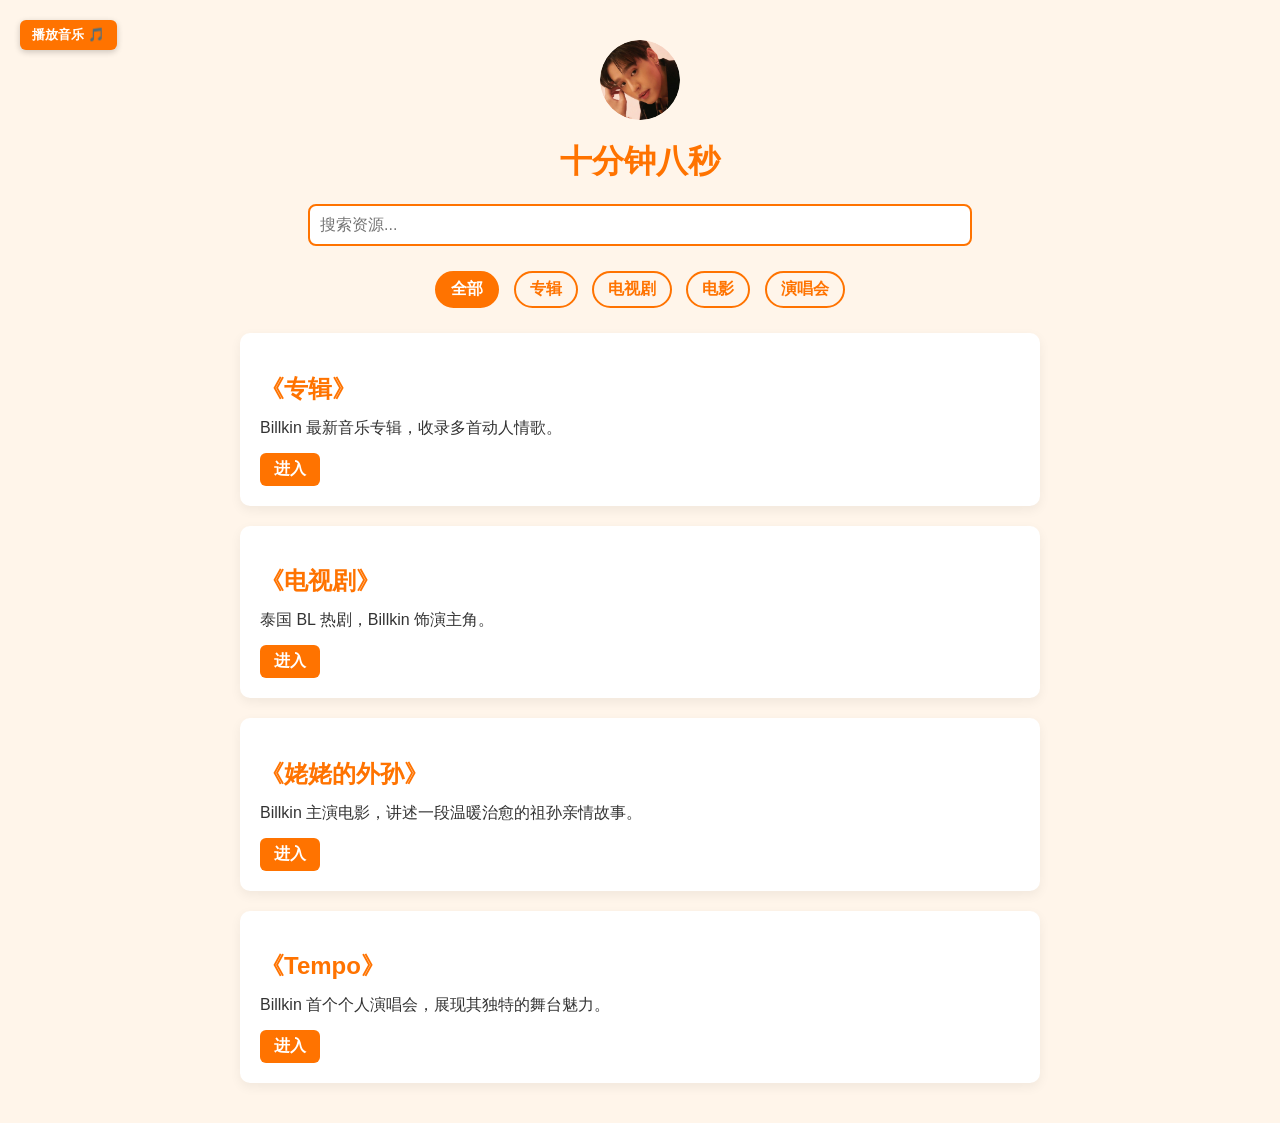
<file: index.html>
<!DOCTYPE html>
<html lang="zh-CN">
<head>
  <meta charset="UTF-8" />
  <meta name="viewport" content="width=device-width, initial-scale=1.0" />
  <title>十分钟八秒</title>
  <link rel="stylesheet" href="styles.css" />
</head>
<body>
  <div class="container">
    <img src="avatar.png" alt="头像" class="avatar" />

    <h1 class="title">十分钟八秒</h1>

    <div class="search-box">
      <input type="text" placeholder="搜索资源..." />
    </div>

    <div class="menu">
      <a href="#" class="menu-btn active">全部</a>
      <a href="#" class="menu-btn">专辑</a>
      <a href="#" class="menu-btn">电视剧</a>
      <a href="#" class="menu-btn">电影</a>
      <a href="#" class="menu-btn">演唱会</a>
    </div>

    <!-- 专辑 -->
    <div class="section">
      <h2>《专辑》</h2>
      <p>Billkin 最新音乐专辑，收录多首动人情歌。</p>
      <a class="enter" href="album.html">进入</a>
    </div>

    <!-- 电视剧 -->
    <div class="section">
      <h2>《电视剧》</h2>
      <p>泰国 BL 热剧，Billkin 饰演主角。</p>
      <a class="enter" href="drama.html">进入</a>
    </div>

    <!-- 电影 -->
    <div class="section">
      <h2>《姥姥的外孙》</h2>
      <p>Billkin 主演电影，讲述一段温暖治愈的祖孙亲情故事。</p>
      <a class="enter" href="movie.html">进入</a>
    </div>

    <!-- 演唱会 -->
    <div class="section">
      <h2>《Tempo》</h2>
      <p>Billkin 首个个人演唱会，展现其独特的舞台魅力。</p>
      <a class="enter" href="concert.html">进入</a>
    </div>
  </div>

  <!-- 音乐播放器 -->
  <audio id="bgm" loop>
    <source src="https://files.catbox.moe/76z7ns.mp3" type="audio/mpeg">
    您的浏览器不支持 audio 标签。
  </audio>
  <button class="music-btn" onclick="document.getElementById('bgm').play()">播放音乐 🎵</button>

  <!-- 自动播放处理 -->
  <script>
    window.addEventListener('DOMContentLoaded', () => {
      const bgm = document.getElementById('bgm');
      const playAttempt = bgm.play();
      if (playAttempt !== undefined) {
        playAttempt.catch(() => {
          document.body.addEventListener('click', function unlock() {
            bgm.play();
            document.body.removeEventListener('click', unlock);
          });
        });
      }
    });
  </script>
</body>
</html>
</file>
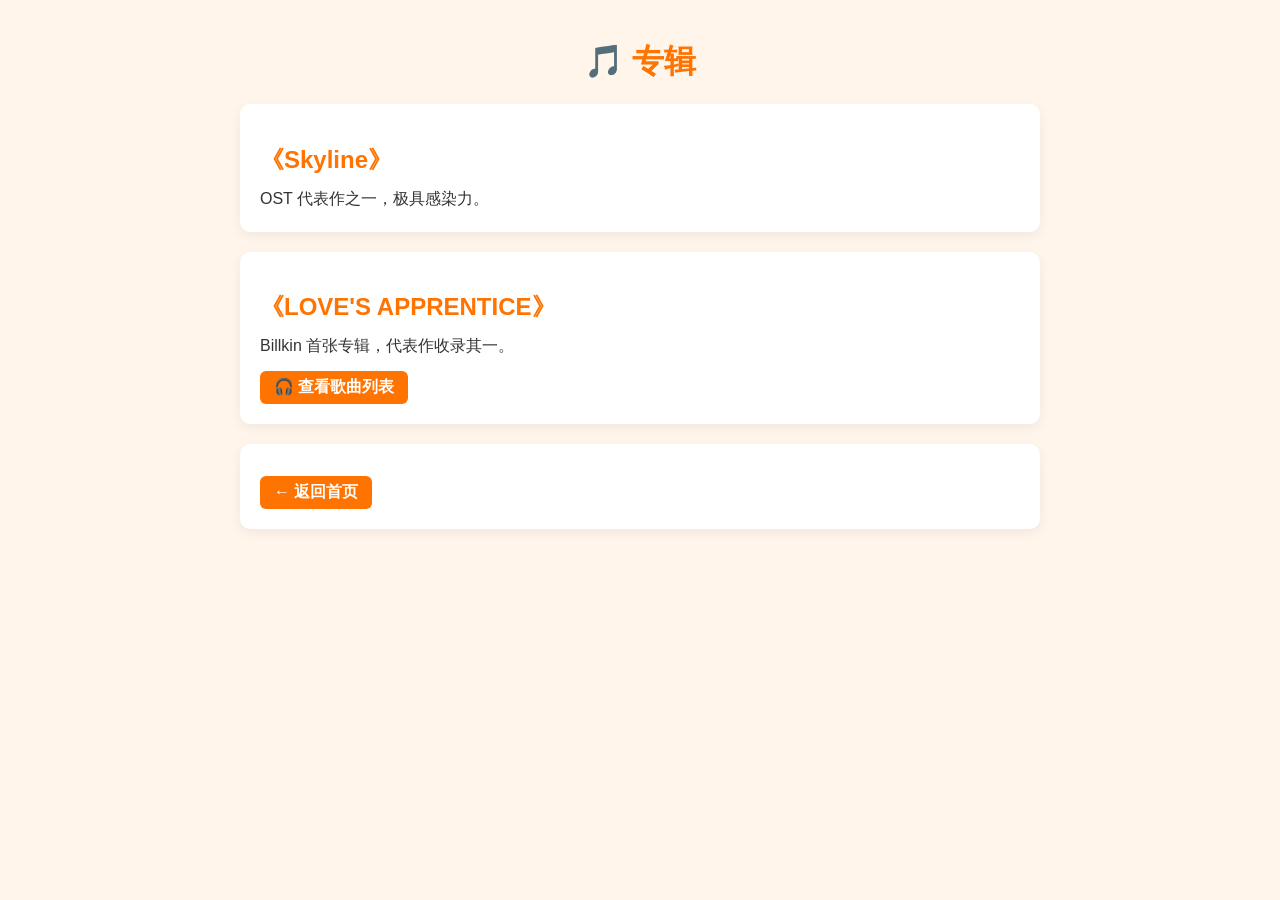
<file: album.html>
<!DOCTYPE html>
<html lang="zh-CN">
<head>
  <meta charset="UTF-8" />
  <meta name="viewport" content="width=device-width, initial-scale=1.0"/>
  <title>专辑 - 十分零八秒</title>
  <link rel="stylesheet" href="styles.css" />
</head>
<body>
  <div class="container">
    <h1 class="title">🎵 专辑</h1>

    

    <div class="section">
      <h2>《Skyline》</h2>
      <p>OST 代表作之一，极具感染力。</p>
    </div>

    <div class="section">
      <h2>《LOVE'S APPRENTICE》</h2>
      <p>Billkin 首张专辑，代表作收录其一。</p>
      <a href="loves-apprentice.html" class="enter">🎧 查看歌曲列表</a>
    </div>

    <div class="section">
      <a href="index.html" class="enter">← 返回首页</a>
    </div>
  </div>
</body>
</html>
</file>
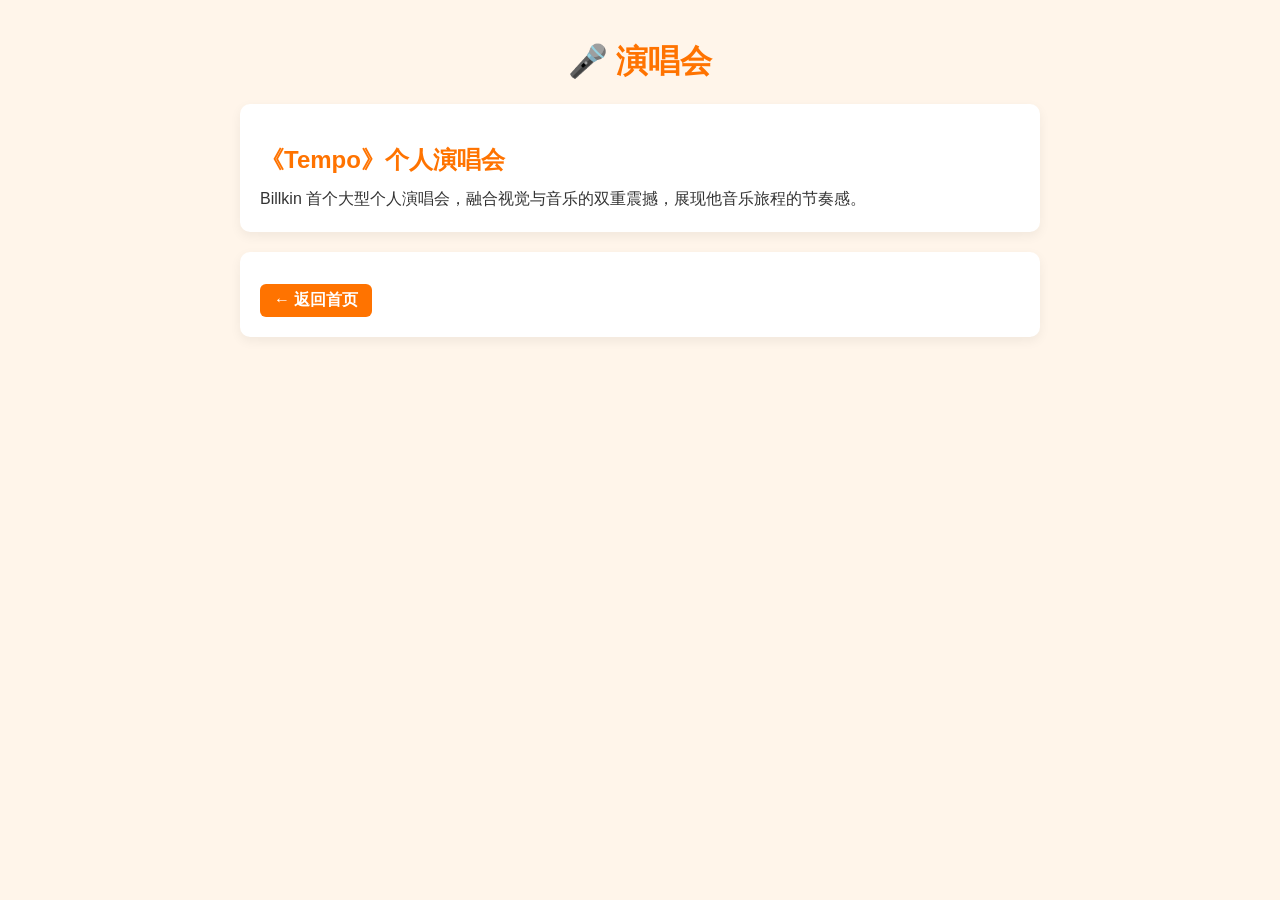
<file: concert.html>
<!DOCTYPE html>
<html lang="zh-CN">
<head>
  <meta charset="UTF-8" />
  <meta name="viewport" content="width=device-width, initial-scale=1.0"/>
  <title>演唱会 - 十分零八秒</title>
  <link rel="stylesheet" href="styles.css" />
</head>
<body>
  <div class="container">
    <h1 class="title">🎤 演唱会</h1>

    <div class="section">
      <h2>《Tempo》个人演唱会</h2>
      <p>Billkin 首个大型个人演唱会，融合视觉与音乐的双重震撼，展现他音乐旅程的节奏感。</p>
    </div>

    <div class="section">
      <a href="index.html" class="enter">← 返回首页</a>
    </div>
  </div>
</body>
</html>
</file>
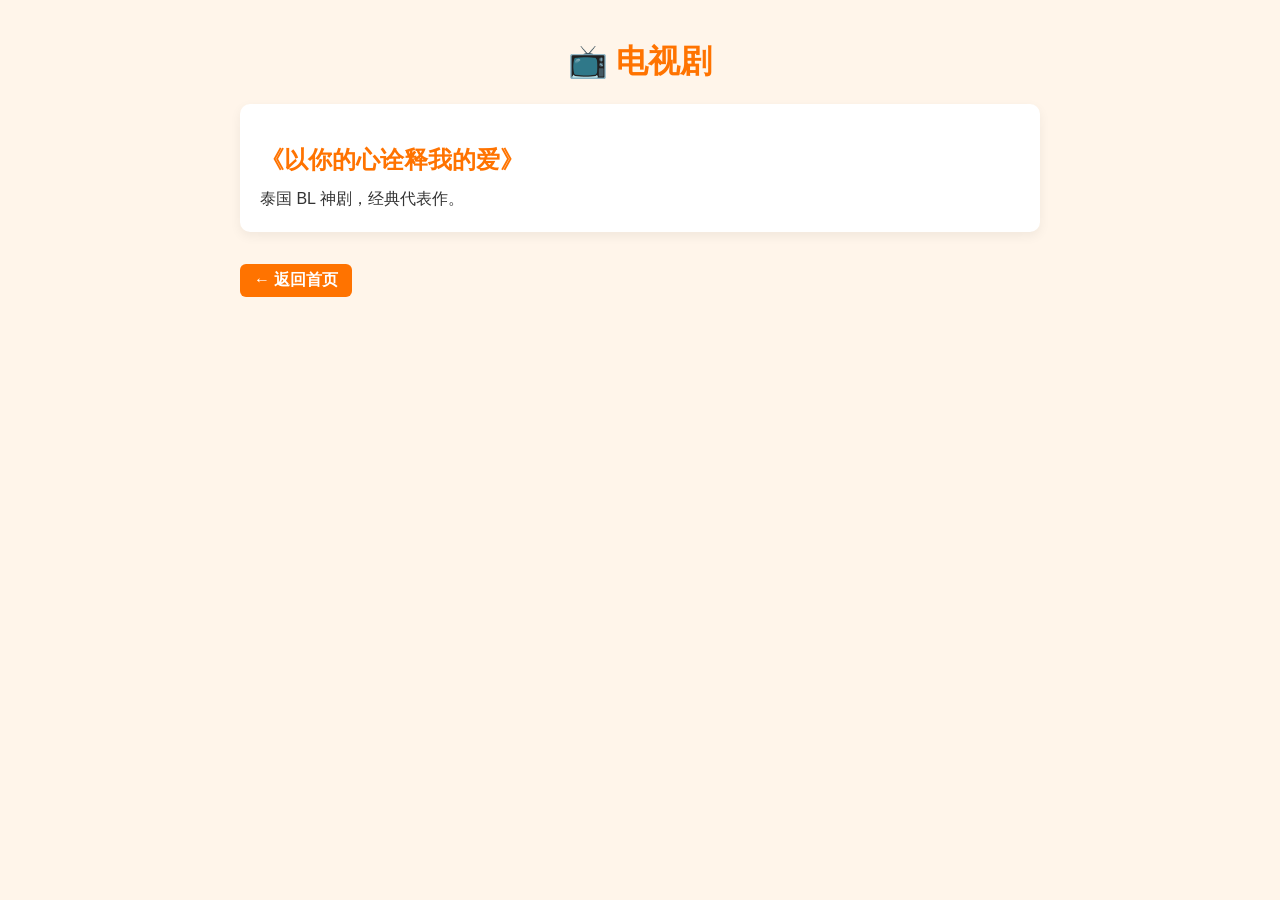
<file: drama.html>
<!DOCTYPE html>
<html lang="zh-CN">
<head>
  <meta charset="UTF-8" />
  <meta name="viewport" content="width=device-width, initial-scale=1.0"/>
  <title>电视剧 - 十分零八秒</title>
  <link rel="stylesheet" href="styles.css" />
</head>
<body>
  <div class="container">
    <h1 class="title">📺 电视剧</h1>

  

    <div class="section">
      <h2>《以你的心诠释我的爱》</h2>
      <p>泰国 BL 神剧，经典代表作。</p>
    </div>

    <a href="index.html" class="enter">← 返回首页</a>
  </div>
</body>
</html>
</file>
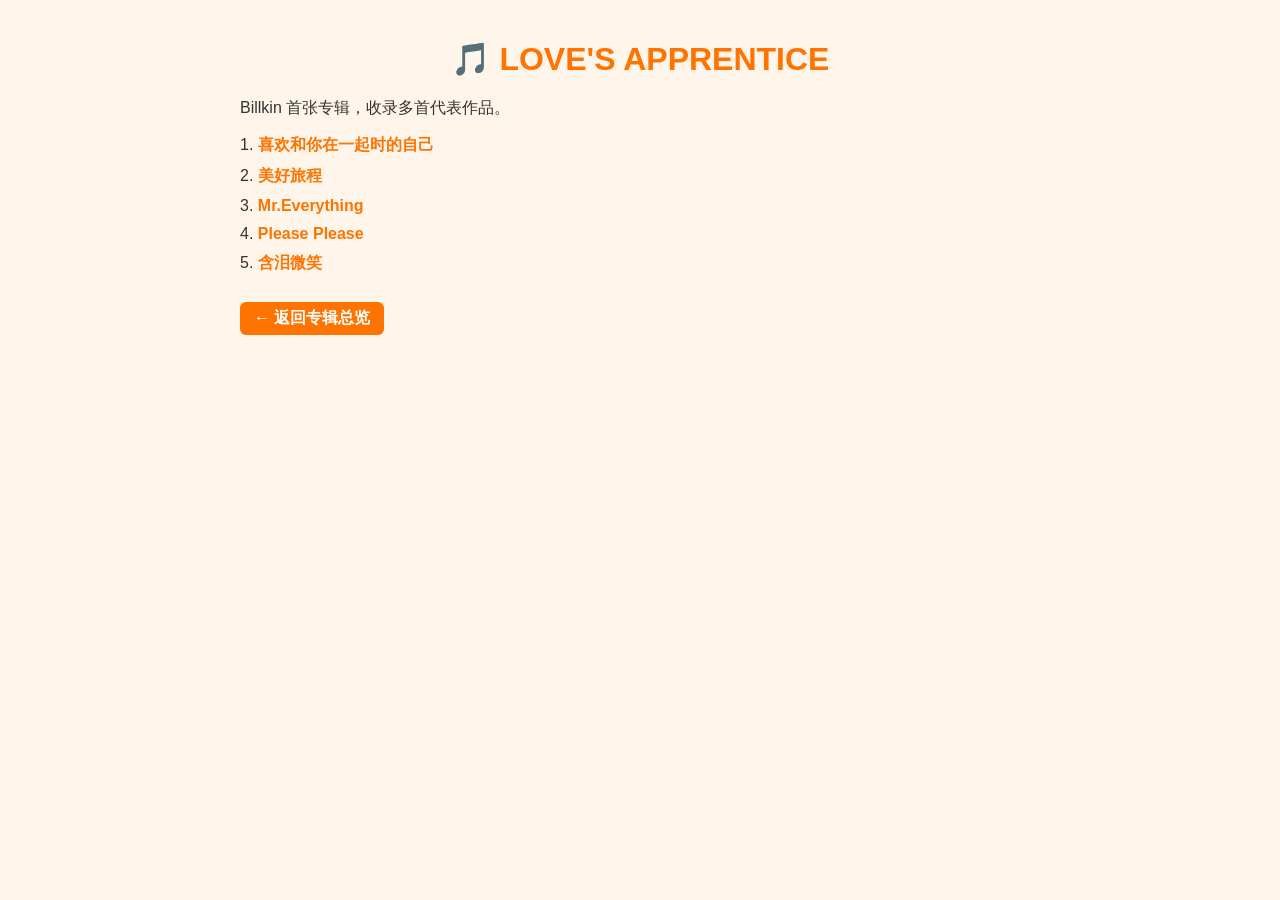
<file: loves-apprentice.html>
<!DOCTYPE html>
<html lang="zh-CN">
<head>
  <meta charset="UTF-8" />
  <meta name="viewport" content="width=device-width, initial-scale=1.0"/>
  <title>LOVE'S APPRENTICE - 专辑</title>
  <link rel="stylesheet" href="styles.css" />
  <style>
    .song-list {
      list-style: none;
      padding: 0;
    }

    .song-list li {
      margin: 10px 0;
    }

    .song-link {
      text-decoration: none;
      color: #ff7300;
      font-weight: bold;
    }

    .song-link:hover {
      text-decoration: underline;
    }
  </style>
</head>
<body>
  <div class="container">
    <h1 class="title">🎵 LOVE'S APPRENTICE</h1>
    <p>Billkin 首张专辑，收录多首代表作品。</p>

    <ul class="song-list">
      <li>1. <a class="song-link" href="https://youtu.be/D-aCb9xsqTE?si=dIbez3rU-AzHGS02" target="_blank">喜欢和你在一起时的自己</a></li>
      <li>2. <a class="song-link" href="https://youtu.be/q_Eq9V0F9g0?si=1N7G02cwseN8fthz" target="_blank">美好旅程</a></li>
      <li>3. <a class="song-link" href="https://youtu.be/u1rE-v-KpFY?si=Y5N8xjGGTR-ADJFL" target="_blank">Mr.Everything</a></li>
      <li>4. <a class="song-link" href="https://youtu.be/DuL9IyMg4vI?si=etSnlBd5iEgGTnV-" target="_blank">Please Please</a></li>
      <li>5. <a class="song-link" href="https://youtu.be/wjFVPJZvG6c?si=r1IK1KBRk2L5xqEd" target="_blank">含泪微笑</a></li>
    </ul>

    <a href="album.html" class="enter">← 返回专辑总览</a>
  </div>
</body>
</html>
</file>
<file: styles.css>
/* === 全局基础样式 === */
body {
  margin: 0;
  font-family: "PingFang SC", "Helvetica Neue", sans-serif;
  background-color: #fff5ea;
  color: #333;
  animation: fadeIn 1s ease-in;
}

.container {
  max-width: 800px;
  margin: 0 auto;
  padding: 20px;
}

.avatar {
  width: 80px;
  height: 80px;
  border-radius: 50%;
  object-fit: cover;
  display: block;
  margin: 20px auto 10px;
}

.title {
  text-align: center;
  font-size: 32px;
  color: #ff7300;
  margin: 20px 0;
}

.search-box {
  text-align: center;
  margin-bottom: 20px;
}

.search-box input {
  width: 80%;
  padding: 10px;
  font-size: 16px;
  border: 2px solid #ff7300;
  border-radius: 8px;
  outline: none;
}

.menu {
  text-align: center;
  margin-bottom: 20px;
}

.menu-btn {
  display: inline-block;
  background-color: transparent;
  border: 2px solid #ff7300;
  color: #ff7300;
  padding: 6px 14px;
  margin: 5px;
  border-radius: 20px;
  font-weight: bold;
  text-decoration: none;
  transition: background-color 0.3s, transform 0.2s;
}

.menu-btn.active,
.menu-btn:hover {
  background-color: #ff7300;
  color: #fff;
}

.menu-btn:active {
  transform: scale(0.95);
}

/* === 卡片样式 === */
.section {
  background: white;
  border-radius: 10px;
  padding: 20px;
  margin-bottom: 20px;
  box-shadow: 0 4px 12px rgba(0, 0, 0, 0.06);
  transition: transform 0.3s ease, box-shadow 0.3s ease;
  cursor: pointer;
}

.section:hover {
  transform: scale(1.03);
  box-shadow: 0 6px 20px rgba(0, 0, 0, 0.1);
}

.section:active {
  transform: scale(0.97);
}

.section h2 {
  color: #ff7300;
  margin-bottom: 10px;
}

.section p {
  color: #333;
  font-size: 16px;
  line-height: 1.6;
  margin: 0;
}

.section p a {
  color: inherit;
  text-decoration: none;
}

.enter {
  display: inline-block;
  background-color: #ff7300;
  color: white;
  padding: 6px 14px;
  border-radius: 6px;
  text-decoration: none;
  font-weight: bold;
  transition: transform 0.1s ease;
  margin-top: 12px;
}

.enter:active {
  transform: scale(0.95);
}

/* 音乐按钮 */
.music-btn {
  position: fixed;
  top: 20px;
  left: 20px;
  background-color: #ff7300;
  color: white;
  padding: 6px 12px;
  border: none;
  border-radius: 6px;
  cursor: pointer;
  font-weight: bold;
  box-shadow: 0 2px 6px rgba(0,0,0,0.2);
  z-index: 999;
}

/* 页面淡入动画 */
@keyframes fadeIn {
  from { opacity: 0; }
  to { opacity: 1; }
}

/* === 手机端适配 === */
@media (max-width: 600px) {
  .container {
    padding: 10px;
  }

  .title {
    font-size: 24px;
  }

  .avatar {
    width: 60px;
    height: 60px;
  }

  .search-box input {
    width: 100%;
    font-size: 14px;
  }

  .menu-btn {
    font-size: 14px;
    padding: 4px 10px;
    margin: 4px;
  }

  .section {
    padding: 16px;
    margin-bottom: 16px;
  }

  .section p {
    font-size: 14px;
  }

  .enter {
    font-size: 14px;
    padding: 4px 12px;
  }
}
.movie-section {
  display: flex;
  flex-wrap: wrap;
  align-items: flex-start;
  justify-content: space-between;
  gap: 20px;
}

.movie-text {
  flex: 1 1 300px;
}

.movie-poster img {
  width: 100%;
  max-width: 300px;
  border-radius: 12px;
  box-shadow: 0 6px 20px rgba(0, 0, 0, 0.1);
}
</file>
